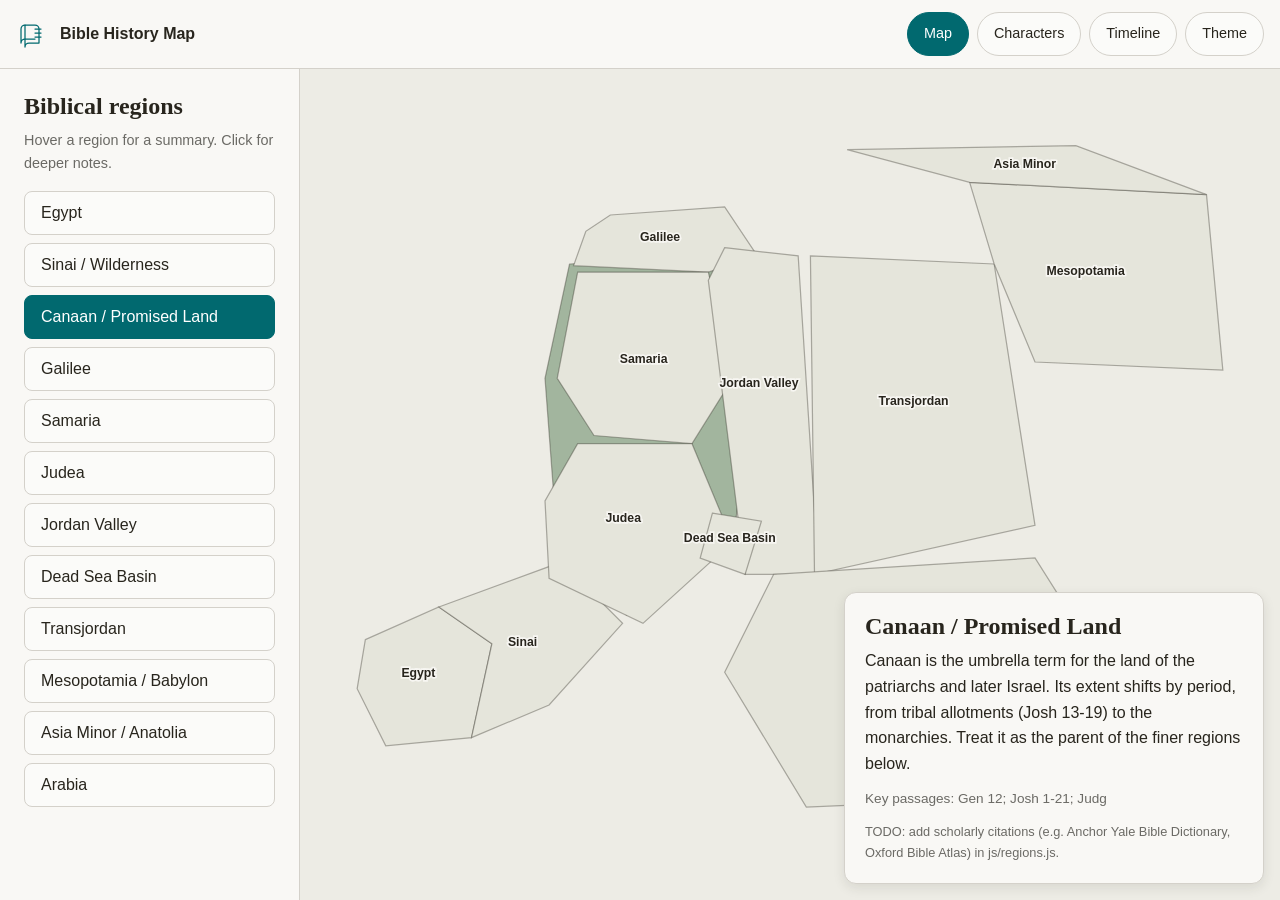
<file: index.html>
<!DOCTYPE html>
<html lang="en" data-theme="light"><head><meta charset="UTF-8"><meta name="viewport" content="width=device-width,initial-scale=1">
<title>Map | Bible History Map</title>
<link rel="preconnect" href="https://api.fontshare.com">
<link href="https://api.fontshare.com/v2/css?f[]=satoshi@400,500,700&f[]=zodiak@400,700&display=swap" rel="stylesheet">
<link rel="stylesheet" href="css/styles.css"></head><body><header class="topbar"><div class="brand"><svg class="logo" viewBox="0 0 64 64" role="img" aria-label="Bible History Map logo" fill="none" stroke="currentColor" stroke-width="2.5" stroke-linecap="round" stroke-linejoin="round"><path d="M18 14h20a8 8 0 0 1 8 8v28H26a8 8 0 0 0-8 8V14Z"/><path d="M18 14a8 8 0 0 0-8 8v28a8 8 0 0 1 8-8h20"/><path d="M38 22h12M38 30h12M38 38h12"/></svg><strong>Bible History Map</strong></div>
<nav class="nav" aria-label="Primary"><a href="index.html" aria-current="page">Map</a><a href="characters.html">Characters</a><a href="timeline.html">Timeline</a><button id="themeBtn" aria-label="Toggle theme">Theme</button></nav></header>
<main class="layout">
<aside class="sidebar"><h1>Biblical regions</h1><p class="muted">Hover a region for a summary. Click for deeper notes.</p><div id="regionList" class="list"></div></aside>
<section class="mapwrap"><svg id="map" viewBox="0 0 1200 900" role="img" aria-label="Stylized map of biblical regions"></svg>
<div id="tooltip" class="tooltip" role="status"></div>
<article id="details" class="details"><p class="muted">Click a region to begin.</p></article></section></main>
<script src="js/regions.js"></script><script src="js/app.js"></script></body></html>
</file>
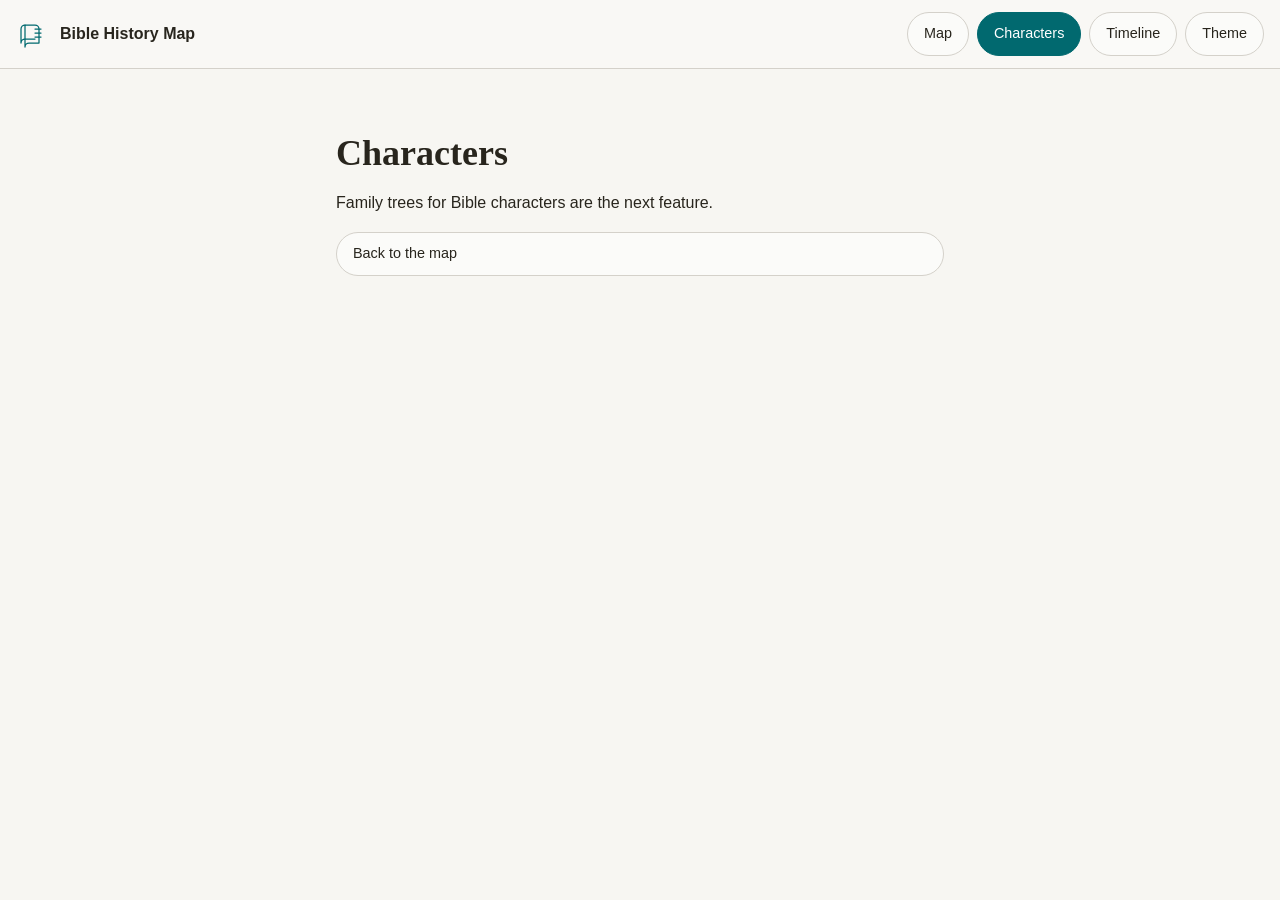
<file: characters.html>
<!DOCTYPE html>
<html lang="en" data-theme="light"><head><meta charset="UTF-8"><meta name="viewport" content="width=device-width,initial-scale=1">
<title>Characters | Bible History Map</title>
<link rel="preconnect" href="https://api.fontshare.com">
<link href="https://api.fontshare.com/v2/css?f[]=satoshi@400,500,700&f[]=zodiak@400,700&display=swap" rel="stylesheet">
<link rel="stylesheet" href="css/styles.css"></head><body><header class="topbar"><div class="brand"><svg class="logo" viewBox="0 0 64 64" role="img" aria-label="Bible History Map logo" fill="none" stroke="currentColor" stroke-width="2.5" stroke-linecap="round" stroke-linejoin="round"><path d="M18 14h20a8 8 0 0 1 8 8v28H26a8 8 0 0 0-8 8V14Z"/><path d="M18 14a8 8 0 0 0-8 8v28a8 8 0 0 1 8-8h20"/><path d="M38 22h12M38 30h12M38 38h12"/></svg><strong>Bible History Map</strong></div>
<nav class="nav" aria-label="Primary"><a href="index.html">Map</a><a href="characters.html" aria-current="page">Characters</a><a href="timeline.html">Timeline</a><button id="themeBtn" aria-label="Toggle theme">Theme</button></nav></header><main class="stub"><h1>Characters</h1><p>Family trees for Bible characters are the next feature.</p><a class="btn" href="index.html">Back to the map</a></main><script src="js/app.js"></script></body></html>
</file>
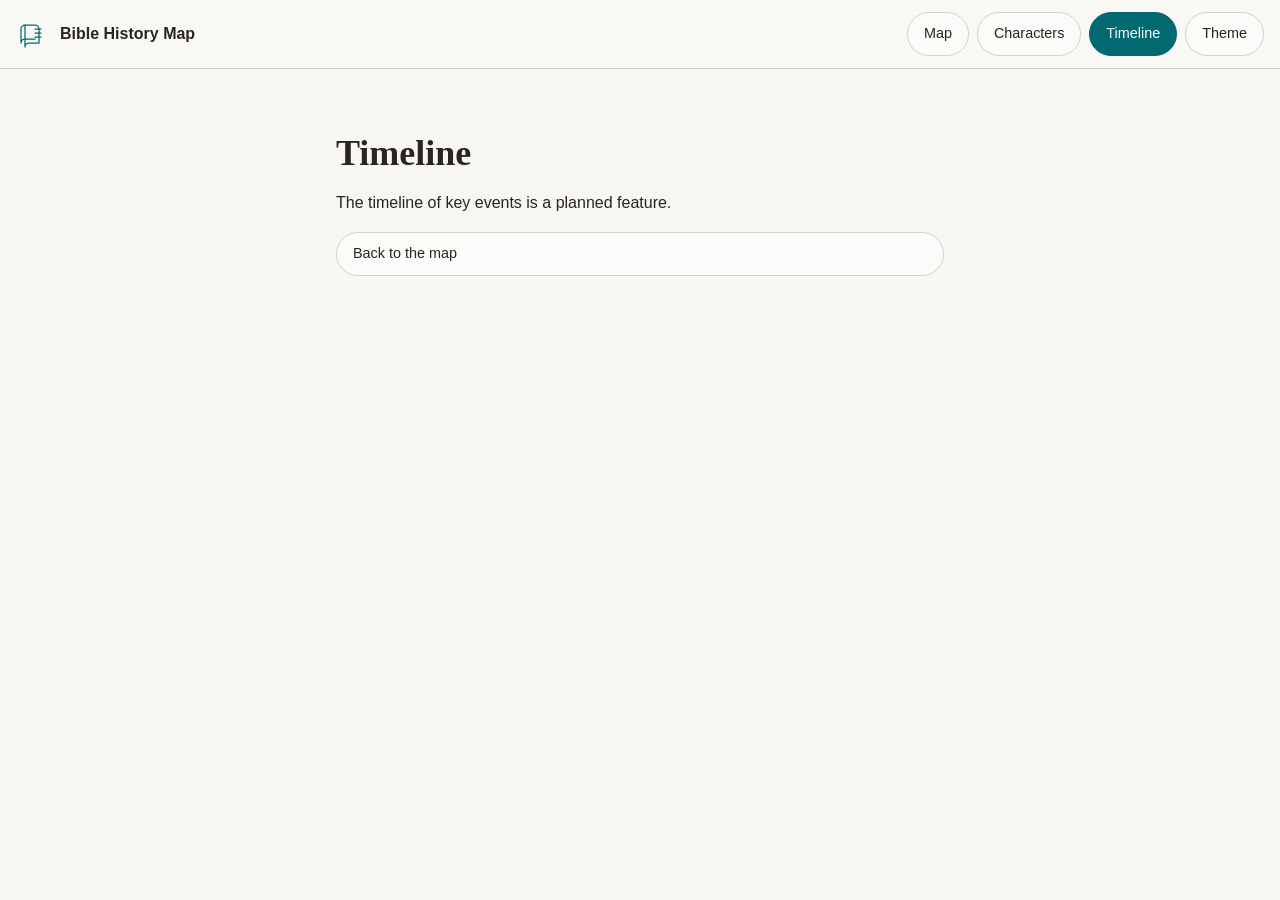
<file: timeline.html>
<!DOCTYPE html>
<html lang="en" data-theme="light"><head><meta charset="UTF-8"><meta name="viewport" content="width=device-width,initial-scale=1">
<title>Timeline | Bible History Map</title>
<link rel="preconnect" href="https://api.fontshare.com">
<link href="https://api.fontshare.com/v2/css?f[]=satoshi@400,500,700&f[]=zodiak@400,700&display=swap" rel="stylesheet">
<link rel="stylesheet" href="css/styles.css"></head><body><header class="topbar"><div class="brand"><svg class="logo" viewBox="0 0 64 64" role="img" aria-label="Bible History Map logo" fill="none" stroke="currentColor" stroke-width="2.5" stroke-linecap="round" stroke-linejoin="round"><path d="M18 14h20a8 8 0 0 1 8 8v28H26a8 8 0 0 0-8 8V14Z"/><path d="M18 14a8 8 0 0 0-8 8v28a8 8 0 0 1 8-8h20"/><path d="M38 22h12M38 30h12M38 38h12"/></svg><strong>Bible History Map</strong></div>
<nav class="nav" aria-label="Primary"><a href="index.html">Map</a><a href="characters.html">Characters</a><a href="timeline.html" aria-current="page">Timeline</a><button id="themeBtn" aria-label="Toggle theme">Theme</button></nav></header><main class="stub"><h1>Timeline</h1><p>The timeline of key events is a planned feature.</p><a class="btn" href="index.html">Back to the map</a></main><script src="js/app.js"></script></body></html>
</file>
<file: css/styles.css>
:root,[data-theme=light]{--fd:'Zodiak',Georgia,serif;--fb:'Satoshi','Inter',sans-serif;--bg:#f7f6f2;--sf:#f9f8f5;--sf2:#fbfbf9;--bd:#d4d1ca;--tx:#28251d;--mu:#6b6a65;--pr:#01696f;--prh:#0c4e54;--sh:0 4px 12px rgba(40,37,29,.1)}
[data-theme=dark]{--bg:#171614;--sf:#1c1b19;--sf2:#201f1d;--bd:#393836;--tx:#cdccca;--mu:#9a9996;--pr:#4f98a3;--prh:#6bb0ba;--sh:0 4px 12px rgba(0,0,0,.4)}
*{box-sizing:border-box;margin:0;padding:0}
body{font-family:var(--fb);font-size:1rem;line-height:1.6;color:var(--tx);background:var(--bg);min-height:100dvh}
h1,h2{font-family:var(--fd);line-height:1.15}
.topbar{position:sticky;top:0;z-index:20;display:flex;justify-content:space-between;align-items:center;gap:1rem;padding:.75rem 1rem;background:var(--sf);border-bottom:1px solid var(--bd)}
.brand{display:flex;align-items:center;gap:.75rem}.logo{width:32px;height:32px;color:var(--pr)}
.nav{display:flex;gap:.5rem;flex-wrap:wrap}
.nav a,.nav button,.btn{display:inline-flex;align-items:center;min-height:44px;padding:0 1rem;border:1px solid var(--bd);border-radius:9999px;background:var(--sf2);color:inherit;text-decoration:none;font:inherit;font-size:.9rem;cursor:pointer}
.nav a[aria-current=page]{background:var(--pr);border-color:var(--pr);color:#fff}
.nav a:hover,.nav button:hover,.btn:hover{border-color:var(--pr)}
.layout{display:grid;grid-template-columns:300px 1fr;height:calc(100dvh - 69px)}
.sidebar{padding:1.5rem;border-right:1px solid var(--bd);background:var(--sf);overflow:auto}
.sidebar h1{font-size:1.5rem;margin-bottom:.5rem}.muted{color:var(--mu);font-size:.9rem}
.list{display:grid;gap:.5rem;margin-top:1rem}
.list button{text-align:left;min-height:44px;padding:.5rem 1rem;border:1px solid var(--bd);border-radius:.5rem;background:var(--sf2);color:inherit;font:inherit;cursor:pointer}
.list button:hover{border-color:var(--pr)}.list button[aria-pressed=true]{background:var(--pr);color:#fff;border-color:var(--pr)}
.mapwrap{position:relative;overflow:hidden;background:color-mix(in oklch,var(--pr) 6%,var(--bg))}
#map{width:100%;height:100%;touch-action:none;cursor:grab}#map.drag{cursor:grabbing}
.region{fill:color-mix(in oklch,var(--pr) 12%,var(--sf));stroke:var(--tx);stroke-opacity:.35;stroke-width:1.5;cursor:pointer;transition:fill .18s}
.region:hover,.region:focus{fill:color-mix(in oklch,var(--pr) 30%,var(--sf));outline:none}
.region.active{fill:color-mix(in oklch,var(--pr) 45%,var(--sf))}
.label{font:600 15px var(--fb);fill:var(--tx);text-anchor:middle;pointer-events:none;paint-order:stroke;stroke:var(--bg);stroke-width:4px}
.tooltip{position:fixed;z-index:30;max-width:320px;padding:.75rem 1rem;border-radius:.75rem;background:var(--sf);border:1px solid var(--bd);box-shadow:var(--sh);pointer-events:none;opacity:0;transition:opacity .15s;font-size:.9rem}
.tooltip.show{opacity:1}.tooltip strong{display:block;font-family:var(--fd);font-size:1.1rem}
.details{position:absolute;right:1rem;bottom:1rem;width:min(420px,calc(100% - 2rem));max-height:55%;overflow:auto;padding:1.25rem;border-radius:.75rem;background:var(--sf);border:1px solid var(--bd);box-shadow:var(--sh)}
.details h2{font-size:1.5rem;margin-bottom:.5rem}.details .refs{margin-top:.75rem;font-size:.85rem;color:var(--mu)}
.details .src{margin-top:.75rem;font-size:.8rem;color:var(--mu)}
.stub{max-width:640px;margin:4rem auto;padding:0 1rem;display:grid;gap:1rem}.stub h1{font-size:2.25rem}
:focus-visible{outline:2px solid var(--pr);outline-offset:3px}
@media(max-width:860px){.layout{grid-template-columns:1fr;grid-template-rows:auto 1fr;height:auto}.sidebar{border-right:0;border-bottom:1px solid var(--bd);max-height:30vh}.mapwrap{height:75vh}.details{position:static;width:auto;max-height:none;margin:1rem}.mapwrap{overflow:visible}#map{height:60vh}}
@media(prefers-reduced-motion:reduce){*{transition:none!important}}
</file>
